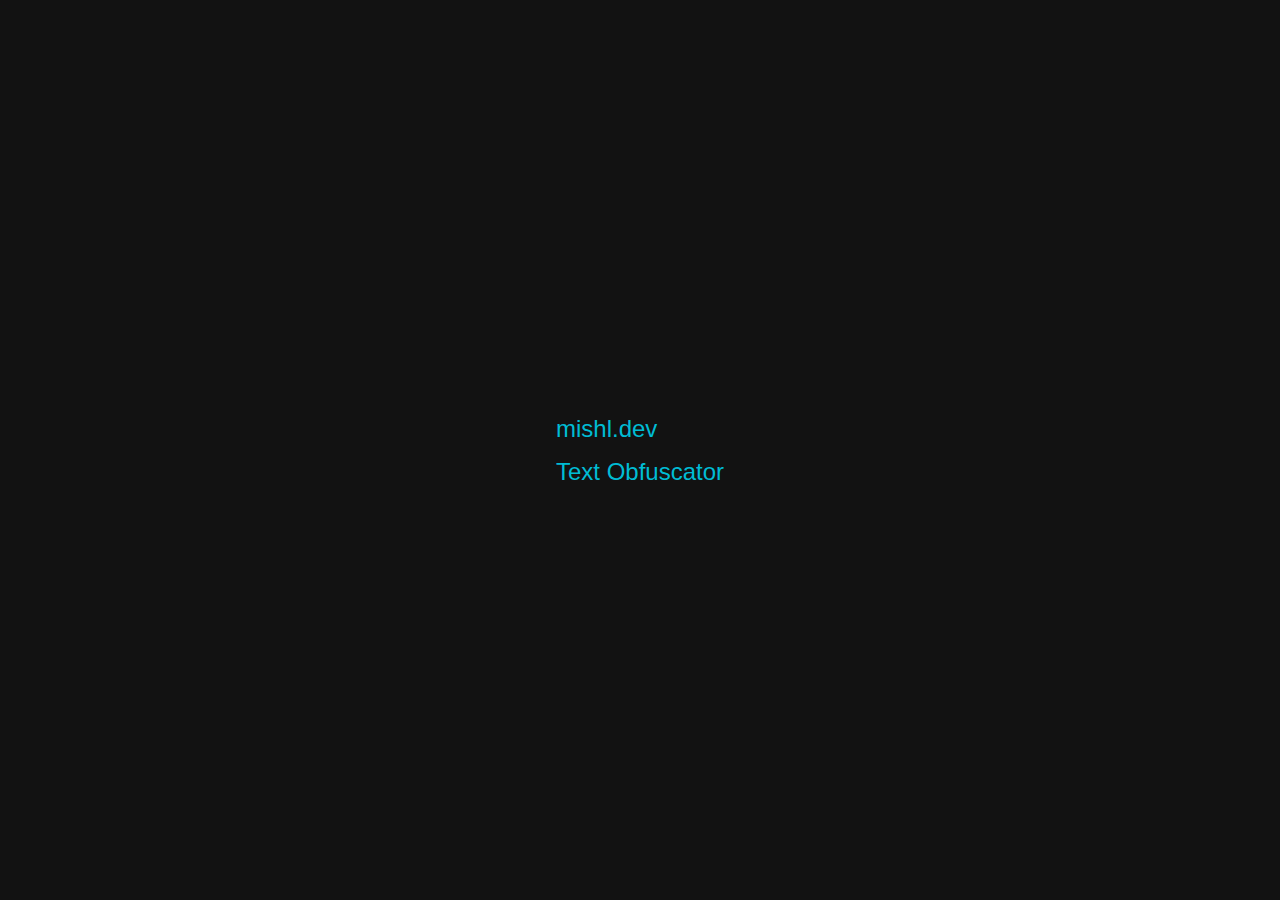
<file: index.html>
<!DOCTYPE html>
<html lang="en">
<head>
    <meta charset="UTF-8">
    <meta name="viewport" content="width=device-width, initial-scale=1.0">
    <title>Mishl — Silly projects</title>
    <style>
        body {
            background-color: #121212;
            color: #ffffff;
            font-family: Arial, sans-serif;
            display: flex;
            flex-direction: column;
            justify-content: center;
            align-items: center;
            height: 100vh;
            margin: 0;
        }
        h1 {
            margin-bottom: 20px;
        }
        .link-container {
            display: flex;
            flex-direction: column;
            gap: 15px;
        }
        a {
            text-decoration: none;
            color: #00bcd4;
            font-size: 1.5em;
            transition: color 0.3s ease;
        }
        a:hover {
            color: #ff4081;
        }
    </style>
</head>
<body>
    <div class="link-container">
        <a href="https://mishl.dev/" target="_blank">mishl.dev</a>
        <a href="/projects/textobfuscator" target="_blank">Text Obfuscator</a>
    </div>
</body>
</html>
</file>
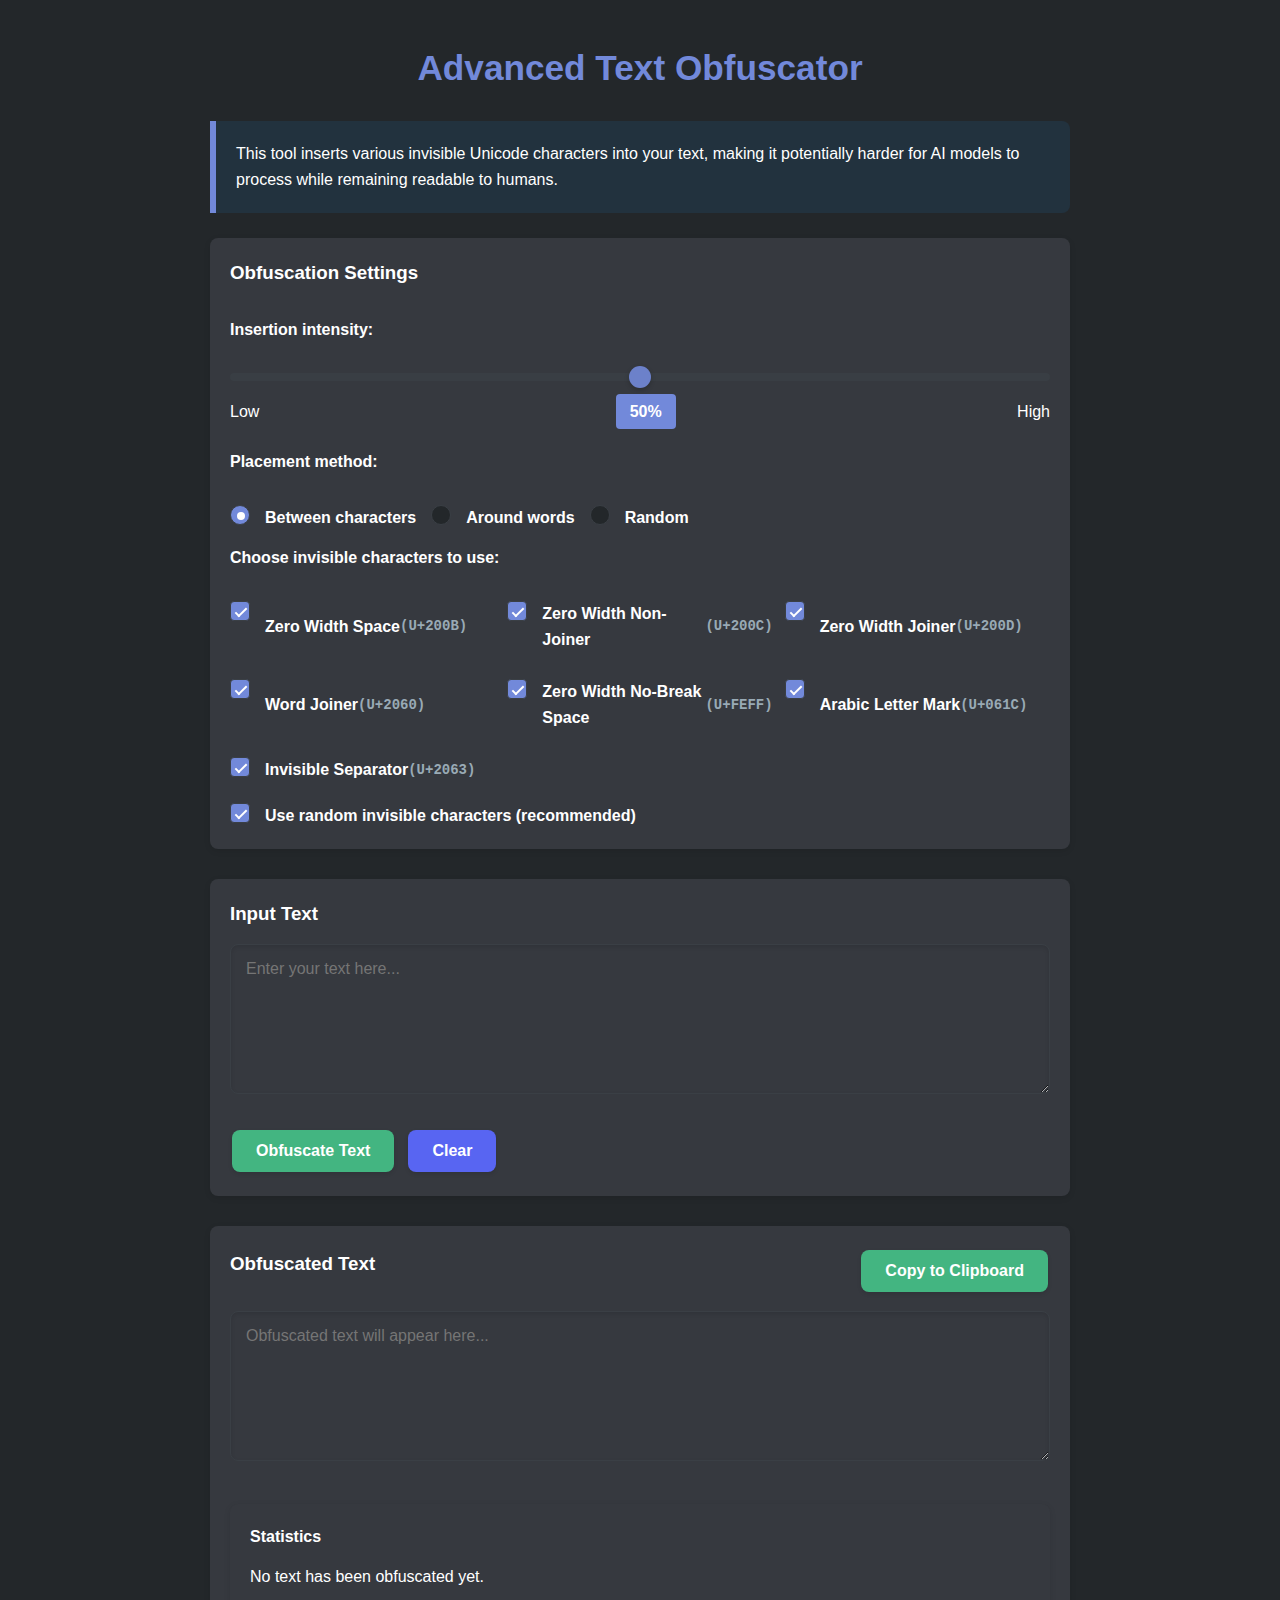
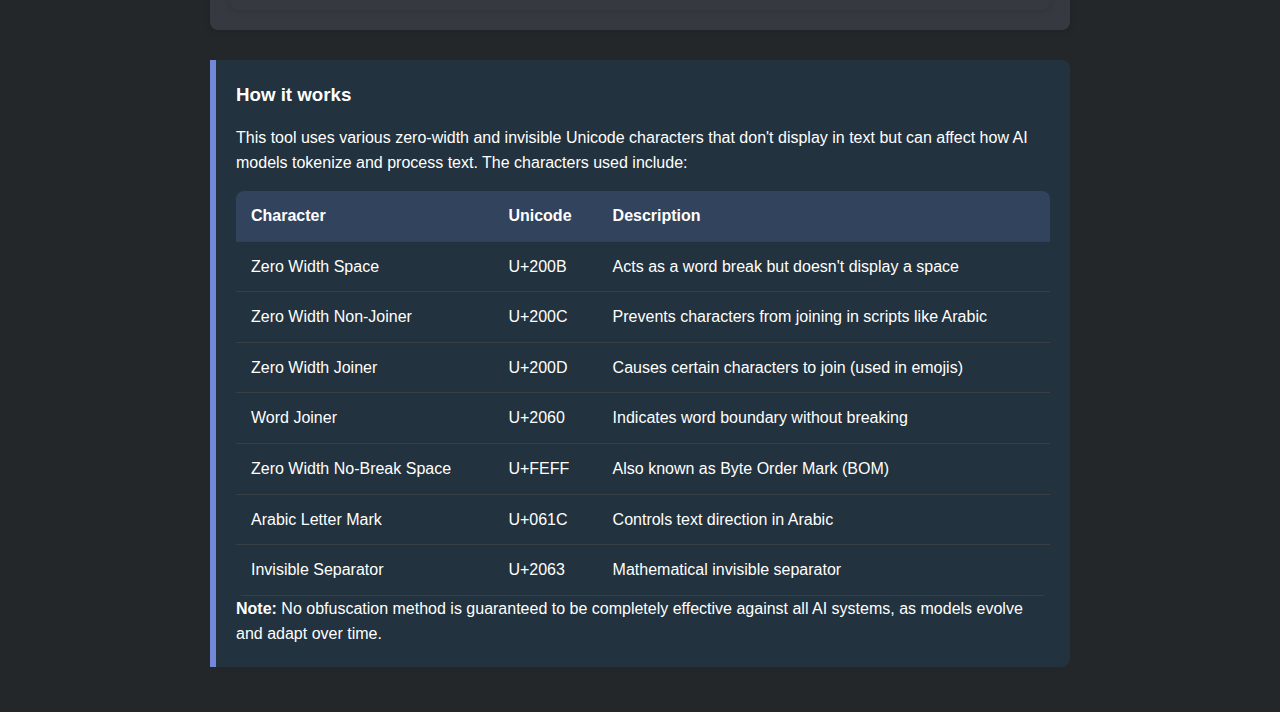
<file: projects/textobfuscator.html>
<!DOCTYPE html>
<html lang="en">
<head>
    <meta charset="UTF-8">
    <meta name="viewport" content="width=device-width, initial-scale=1.0">
    <title>Advanced Text Obfuscator</title>
    <style>
        :root {
            --primary-color: #7289DA;
            --primary-hover: #5f73bc;
            --secondary-color: #43b581;
            --secondary-hover: #389969;
            --bg-dark: #2C2F33;
            --bg-darker: #23272A;
            --bg-light: #36393F;
            --text-light: #FFFFFF;
            --text-muted: #99AAB5;
            --text-dark: #333333;
            --border-radius: 8px;
            --accent-color: #FF7043;
            --shadow: 0 4px 10px rgba(0, 0, 0, 0.2);
        }

        * {
            box-sizing: border-box;
            margin: 0;
            padding: 0;
            transition: all 0.2s ease;
        }

        body {
            font-family: 'Segoe UI', Tahoma, Geneva, Verdana, sans-serif;
            line-height: 1.6;
            max-width: 900px;
            margin: 0 auto;
            padding: 20px;
            background-color: var(--bg-darker);
            color: var(--text-light);
        }

        h1, h2, h3, h4 {
            color: var(--text-light);
            margin-bottom: 15px;
        }

        h1 {
            text-align: center;
            margin: 20px 0;
            font-size: 2.2rem;
            font-weight: 700;
            color: var(--primary-color);
        }

        .container {
            background-color: transparent; /* Make container background transparent */
            border-radius: var(--border-radius);
            padding: 0; /* Remove padding from the main container */
            box-shadow: none; /* Remove shadow */
        }

        textarea {
            width: 100%;
            min-height: 150px;
            padding: 15px;
            border: 1px solid #3a3f45;
            border-radius: var(--border-radius);
            margin-bottom: 15px;
            font-size: 16px;
            background-color: var(--bg-light);
            color: var(--text-light);
            resize: vertical;
            font-family: 'Segoe UI', sans-serif;
            box-shadow: inset 0 2px 4px rgba(0, 0, 0, 0.1);
        }

        textarea:focus {
            outline: none;
            border-color: var(--primary-color);
            box-shadow: 0 0 0 2px rgba(114, 137, 218, 0.2);
        }

        button {
            background-color: var(--primary-color);
            color: white;
            border: none;
            padding: 12px 24px;
            text-align: center;
            text-decoration: none;
            display: inline-block;
            font-size: 16px;
            margin: 4px 2px;
            cursor: pointer;
            border-radius: var(--border-radius);
            font-weight: 600;
            box-shadow: 0 2px 4px rgba(0, 0, 0, 0.1);
        }

        button:hover {
            background-color: var(--primary-hover);
            transform: translateY(-2px);
            box-shadow: 0 4px 8px rgba(0, 0, 0, 0.15);
        }

        .output-container {
            margin-top: 30px;
        }

        .info {
            margin: 25px 0;
            padding: 20px;
            background-color: rgba(33, 150, 243, 0.1);
            border-left: 6px solid var(--primary-color);
            border-radius: 0 var(--border-radius) var(--border-radius) 0;
        }

        .settings {
            margin-bottom: 25px;
            padding: 20px;
            background-color: var(--bg-light);
            border-radius: var(--border-radius);
            box-shadow: 0 2px 6px rgba(0, 0, 0, 0.1);
        }

        .radio-group {
            display: flex;
            flex-wrap: wrap;
            gap: 15px;
            margin: 15px 0;
        }

        .checkbox-group {
            display: grid;
            grid-template-columns: repeat(auto-fit, minmax(250px, 1fr));
            gap: 12px;
            margin: 15px 0 20px 0;
        }

        .copy-button {
            background-color: var(--secondary-color);
            margin-left: 10px;
        }

        .copy-button:hover {
            background-color: var(--secondary-hover);
        }

        .unicode-info {
            font-size: 14px;
            color: var(--text-muted);
            font-family: monospace;
        }

        table {
            width: 100%;
            border-collapse: collapse;
            margin-top: 15px;
            border-radius: var(--border-radius);
            overflow: hidden;
        }

        th, td {
            padding: 12px 15px;
            text-align: left;
            border-bottom: 1px solid #3a3f45;
        }

        th {
            background-color: rgba(114, 137, 218, 0.2);
            color: var(--text-light);
            font-weight: 600;
        }

        tr:hover {
            background-color: rgba(114, 137, 218, 0.05);
        }

        .stats {
            margin-top: 20px;
            padding: 20px;
            background-color: var(--bg-light);
            border-radius: var(--border-radius);
            box-shadow: 0 2px 6px rgba(0, 0, 0, 0.1);
        }

        .stats ul {
            list-style-type: none;
            padding-left: 10px;
        }

        .stats li {
            margin-bottom: 5px;
            display: flex;
            align-items: center;
        }

        .stats li::before {
            content: "•";
            color: var(--primary-color);
            font-weight: bold;
            margin-right: 10px;
        }

        .slider-container {
            margin: 20px 0;
            position: relative;
        }

        .slider {
            -webkit-appearance: none;
            width: 100%;
            height: 8px;
            border-radius: 5px;
            background: #3a3f45;
            outline: none;
            opacity: 0.9;
            -webkit-transition: .2s;
            transition: opacity .2s;
        }

        .slider:hover {
            opacity: 1;
        }

        .slider::-webkit-slider-thumb {
            -webkit-appearance: none;
            appearance: none;
            width: 22px;
            height: 22px;
            border-radius: 50%;
            background: var(--primary-color);
            cursor: pointer;
            box-shadow: 0 2px 5px rgba(0, 0, 0, 0.2);
        }

        .slider::-moz-range-thumb {
            width: 22px;
            height: 22px;
            border-radius: 50%;
            background: var(--primary-color);
            cursor: pointer;
            box-shadow: 0 2px 5px rgba(0, 0, 0, 0.2);
        }

        .slider-value {
            display: inline-block;
            position: relative;
            width: 60px;
            color: var(--text-light);
            text-align: center;
            font-weight: bold;
            margin-left: 15px;
            background: var(--primary-color);
            padding: 5px 10px;
            border-radius: 4px;
        }

        label {
            display: block;
            margin-top: 15px;
            font-weight: 600;
            color: var(--text-light);
        }

        .checkbox-label {
            display: flex;
            align-items: center;
            cursor: pointer;
            position: relative;
            padding-left: 35px;
            user-select: none;
        }

        .checkbox-label input {
            position: absolute;
            opacity: 0;
            cursor: pointer;
            height: 0;
            width: 0;
        }

        .checkmark {
            position: absolute;
            top: 0;
            left: 0;
            height: 20px;
            width: 20px;
            background-color: var(--bg-darker);
            border-radius: 4px;
            border: 1px solid #3a3f45;
        }

        .checkbox-label:hover input ~ .checkmark {
            background-color: #3a3f45;
        }

        .checkbox-label input:checked ~ .checkmark {
            background-color: var(--primary-color);
        }

        .checkmark:after {
            content: "";
            position: absolute;
            display: none;
        }

        .checkbox-label input:checked ~ .checkmark:after {
            display: block;
        }

        .checkbox-label .checkmark:after {
            left: 7px;
            top: 3px;
            width: 4px;
            height: 10px;
            border: solid white;
            border-width: 0 2px 2px 0;
            transform: rotate(45deg);
        }

        .radio-label {
            display: flex;
            align-items: center;
            cursor: pointer;
            position: relative;
            padding-left: 35px;
            user-select: none;
        }

        .radio-label input {
            position: absolute;
            opacity: 0;
            cursor: pointer;
            height: 0;
            width: 0;
        }

        .radiomark {
            position: absolute;
            top: 0;
            left: 0;
            height: 20px;
            width: 20px;
            background-color: var(--bg-darker);
            border-radius: 50%;
            border: 1px solid #3a3f45;
        }

        .radio-label:hover input ~ .radiomark {
            background-color: #3a3f45;
        }

        .radio-label input:checked ~ .radiomark {
            background-color: var(--primary-color);
        }

        .radiomark:after {
            content: "";
            position: absolute;
            display: none;
        }

        .radio-label input:checked ~ .radiomark:after {
            display: block;
        }

        .radio-label .radiomark:after {
            top: 6px;
            left: 6px;
            width: 8px;
            height: 8px;
            border-radius: 50%;
            background: white;
        }

        .button-group {
            display: flex;
            gap: 10px;
            margin-top: 10px;
        }

        #clearButton {
            background-color: #5865F2;
        }

        #clearButton:hover {
            background-color: #4752c4;
        }

        #obfuscateButton {
            background-color: var(--secondary-color);
        }

        #obfuscateButton:hover {
            background-color: var(--secondary-hover);
        }

        .header-with-button {
            display: flex;
            justify-content: space-between;
            align-items: center;
            margin-bottom: 15px;
        }

        .settings-header {
            display: flex;
            justify-content: space-between;
            align-items: center;
            margin-bottom: 15px;
        }

        .intensity-display {
            display: flex;
            align-items: center;
            justify-content: space-between;
            margin-top: 5px;
        }

        .section {
            margin-bottom: 30px;
            padding: 20px;
            background-color: var(--bg-light);
            border-radius: var(--border-radius);
            box-shadow: 0 2px 6px rgba(0, 0, 0, 0.1);
        }

        .footer {
            text-align: center;
            margin-top: 30px;
            color: var(--text-muted);
            font-size: 14px;
        }

        @media (max-width: 768px) {
            body {
                padding: 10px;
            }

            .container {
                padding: 0; /* Removed padding */
            }

            .checkbox-group {
                grid-template-columns: 1fr;
            }

            .radio-group {
                flex-direction: column;
                gap: 10px;
            }
        }
    </style>
</head>
<body>
    <div class="container">
        <h1>Advanced Text Obfuscator</h1>

        <div class="info">
            <p>This tool inserts various invisible Unicode characters into your text, making it potentially harder for AI models to process while remaining readable to humans.</p>
        </div>

        <div class="section settings">
            <div class="settings-header">
                <h3>Obfuscation Settings</h3>
            </div>

            <label for="intensity">Insertion intensity:</label>
            <div class="slider-container">
                <input type="range" min="0" max="100" value="50" class="slider" id="intensitySlider">
                <div class="intensity-display">
                    <span>Low</span>
                    <span class="slider-value" id="intensityValue">50%</span>
                    <span>High</span>
                </div>
            </div>

            <label for="placement">Placement method:</label>
            <div class="radio-group">
                <label class="radio-label">
                    <input type="radio" name="placement" value="between-chars" checked>
                    <span class="radiomark"></span>
                    Between characters
                </label>
                <label class="radio-label">
                    <input type="radio" name="placement" value="around-words">
                    <span class="radiomark"></span>
                    Around words
                </label>
                <label class="radio-label">
                    <input type="radio" name="placement" value="random">
                    <span class="radiomark"></span>
                    Random
                </label>
            </div>

            <label>Choose invisible characters to use:</label>
            <div class="checkbox-group">
                <label class="checkbox-label">
                    <input type="checkbox" class="unicode-char" value="200B" checked>
                    <span class="checkmark"></span>
                    Zero Width Space <span class="unicode-info">(U+200B)</span>
                </label>
                <label class="checkbox-label">
                    <input type="checkbox" class="unicode-char" value="200C" checked>
                    <span class="checkmark"></span>
                    Zero Width Non-Joiner <span class="unicode-info">(U+200C)</span>
                </label>
                <label class="checkbox-label">
                    <input type="checkbox" class="unicode-char" value="200D" checked>
                    <span class="checkmark"></span>
                    Zero Width Joiner <span class="unicode-info">(U+200D)</span>
                </label>
                <label class="checkbox-label">
                    <input type="checkbox" class="unicode-char" value="2060" checked>
                    <span class="checkmark"></span>
                    Word Joiner <span class="unicode-info">(U+2060)</span>
                </label>
                <label class="checkbox-label">
                    <input type="checkbox" class="unicode-char" value="FEFF" checked>
                    <span class="checkmark"></span>
                    Zero Width No-Break Space <span class="unicode-info">(U+FEFF)</span>
                </label>
                 <label class="checkbox-label">
                    <input type="checkbox" class="unicode-char" value="061C" checked>
                    <span class="checkmark"></span>
                    Arabic Letter Mark <span class="unicode-info">(U+061C)</span>
                </label>
                <label class="checkbox-label">
                    <input type="checkbox" class="unicode-char" value="2063" checked>
                    <span class="checkmark"></span>
                    Invisible Separator <span class="unicode-info">(U+2063)</span>
                </label>
            </div>

            <label class="checkbox-label">
                <input type="checkbox" id="useRandom" checked>
                <span class="checkmark"></span>
                Use random invisible characters (recommended)
            </label>
        </div>

        <div class="section">
            <h3>Input Text</h3>
            <textarea id="inputText" placeholder="Enter your text here..."></textarea>
            <div class="button-group">
                <button id="obfuscateButton">Obfuscate Text</button>
                <button id="clearButton">Clear</button>
            </div>
        </div>

        <div class="section output-container">
            <div class="header-with-button">
                <h3>Obfuscated Text</h3>
                <button id="copyButton" class="copy-button">Copy to Clipboard</button>
            </div>
            <textarea id="outputText" placeholder="Obfuscated text will appear here..." readonly></textarea>

            <div class="stats">
                <h4>Statistics</h4>
                <div id="statsOutput">
                    No text has been obfuscated yet.
                </div>
            </div>
        </div>

        <div class="info">
            <h3>How it works</h3>
            <p>This tool uses various zero-width and invisible Unicode characters that don't display in text but can affect how AI models tokenize and process text. The characters used include:</p>

            <table>
                <tr>
                    <th>Character</th>
                    <th>Unicode</th>
                    <th>Description</th>
                </tr>
                <tr>
                    <td>Zero Width Space</td>
                    <td>U+200B</td>
                    <td>Acts as a word break but doesn't display a space</td>
                </tr>
                <tr>
                    <td>Zero Width Non-Joiner</td>
                    <td>U+200C</td>
                    <td>Prevents characters from joining in scripts like Arabic</td>
                </tr>
                <tr>
                    <td>Zero Width Joiner</td>
                    <td>U+200D</td>
                    <td>Causes certain characters to join (used in emojis)</td>
                </tr>
                <tr>
                    <td>Word Joiner</td>
                    <td>U+2060</td>
                    <td>Indicates word boundary without breaking</td>
                </tr>
                <tr>
                    <td>Zero Width No-Break Space</td>
                    <td>U+FEFF</td>
                    <td>Also known as Byte Order Mark (BOM)</td>
                </tr>
                <tr>
                    <td>Arabic Letter Mark</td>
                    <td>U+061C</td>
                    <td>Controls text direction in Arabic</td>
                </tr>
                <tr>
                    <td>Invisible Separator</td>
                    <td>U+2063</td>
                    <td>Mathematical invisible separator</td>
                </tr>
            </table>

            <p><strong>Note:</strong> No obfuscation method is guaranteed to be completely effective against all AI systems, as models evolve and adapt over time.</p>
        </div>
    </div>

    <script>
        // Slider value display
        const intensitySlider = document.getElementById('intensitySlider');
        const intensityValue = document.getElementById('intensityValue');
        intensitySlider.oninput = function() {
            intensityValue.textContent = this.value + '%';
        }

        document.getElementById('obfuscateButton').addEventListener('click', function() {
            const inputText = document.getElementById('inputText').value;
            const intensity = document.getElementById('intensitySlider').value / 100; // Convert to decimal
            const placement = document.querySelector('input[name="placement"]:checked').value;
            const useRandom = document.getElementById('useRandom').checked;

            // Get selected Unicode characters
            const selectedUnicodes = [];
            document.querySelectorAll('.unicode-char:checked').forEach(checkbox => {
                selectedUnicodes.push(parseInt(checkbox.value, 16));
            });

            if (selectedUnicodes.length === 0) {
                alert("Please select at least one invisible character type.");
                return;
            }

            const result = obfuscateText(inputText, intensity, placement, selectedUnicodes, useRandom);
            document.getElementById('outputText').value = result.text;

            // Update statistics
            const statsOutput = document.getElementById('statsOutput');
            statsOutput.innerHTML = `
                <p>Original length: ${inputText.length} characters</p>
                <p>Obfuscated length: ${result.text.length} characters</p>
                <p>Invisible characters added: ${result.text.length - inputText.length}</p>
                <p>Character distribution:</p>
                <ul>
                    ${Object.entries(result.charCounts).map(([char, count]) =>
                        `<li>U+${char.codePointAt(0).toString(16).toUpperCase()}: ${count} times</li>`
                    ).join('')}
                </ul>
            `;
        });

        document.getElementById('clearButton').addEventListener('click', function() {
            document.getElementById('inputText').value = '';
            document.getElementById('outputText').value = '';
            document.getElementById('statsOutput').innerHTML = 'No text has been obfuscated yet.';
        });

        document.getElementById('copyButton').addEventListener('click', function() {
            const outputText = document.getElementById('outputText');
            outputText.select();
            document.execCommand('copy');
            this.textContent = 'Copied!';
            setTimeout(() => { this.textContent = 'Copy to Clipboard'; }, 2000);
        });

        function obfuscateText(text, intensity, placement, unicodes, useRandom) {
            // Convert Unicode values to actual characters
            const invisibleChars = unicodes.map(code => String.fromCodePoint(code));
            let result = '';
            let charCounts = {};

            // Initialize character counts
            invisibleChars.forEach(char => {
                charCounts[char] = 0;
            });

            // Function to get a random or sequential invisible character
            let charIndex = 0;
            function getInvisibleChar() {
                if (useRandom) {
                    const randomChar = invisibleChars[Math.floor(Math.random() * invisibleChars.length)];
                    charCounts[randomChar] = (charCounts[randomChar] || 0) + 1;
                    return randomChar;
                } else {
                    const char = invisibleChars[charIndex % invisibleChars.length];
                    charIndex++;
                    charCounts[char] = (charCounts[char] || 0) + 1;
                    return char;
                }
            }

            // Apply different placement strategies
            if (placement === 'between-chars') {
                // Insert between each character
                for (let i = 0; i < text.length; i++) {
                    result += text[i];
                    if (i < text.length - 1 && Math.random() < intensity) {
                        result += getInvisibleChar();
                    }
                }
            } else if (placement === 'around-words') {
                // Insert around words
                const words = text.split(' ');
                for (let i = 0; i < words.length; i++) {
                    if (Math.random() < intensity) {
                        result += getInvisibleChar();
                    }
                    result += words[i];
                    if (Math.random() < intensity) {
                        result += getInvisibleChar();
                    }
                    if (i < words.length - 1) {
                        result += ' ';
                    }
                }
            } else if (placement === 'random') {
                // Insert randomly throughout text
                for (let i = 0; i < text.length; i++) {
                    if (Math.random() < intensity) {
                        result += getInvisibleChar();
                    }
                    result += text[i];
                }
                if (Math.random() < intensity) {
                    result += getInvisibleChar();
                }
            }

            return {
                text: result,
                charCounts: charCounts
            };
        }
    </script>
</body>
</html>
</file>
